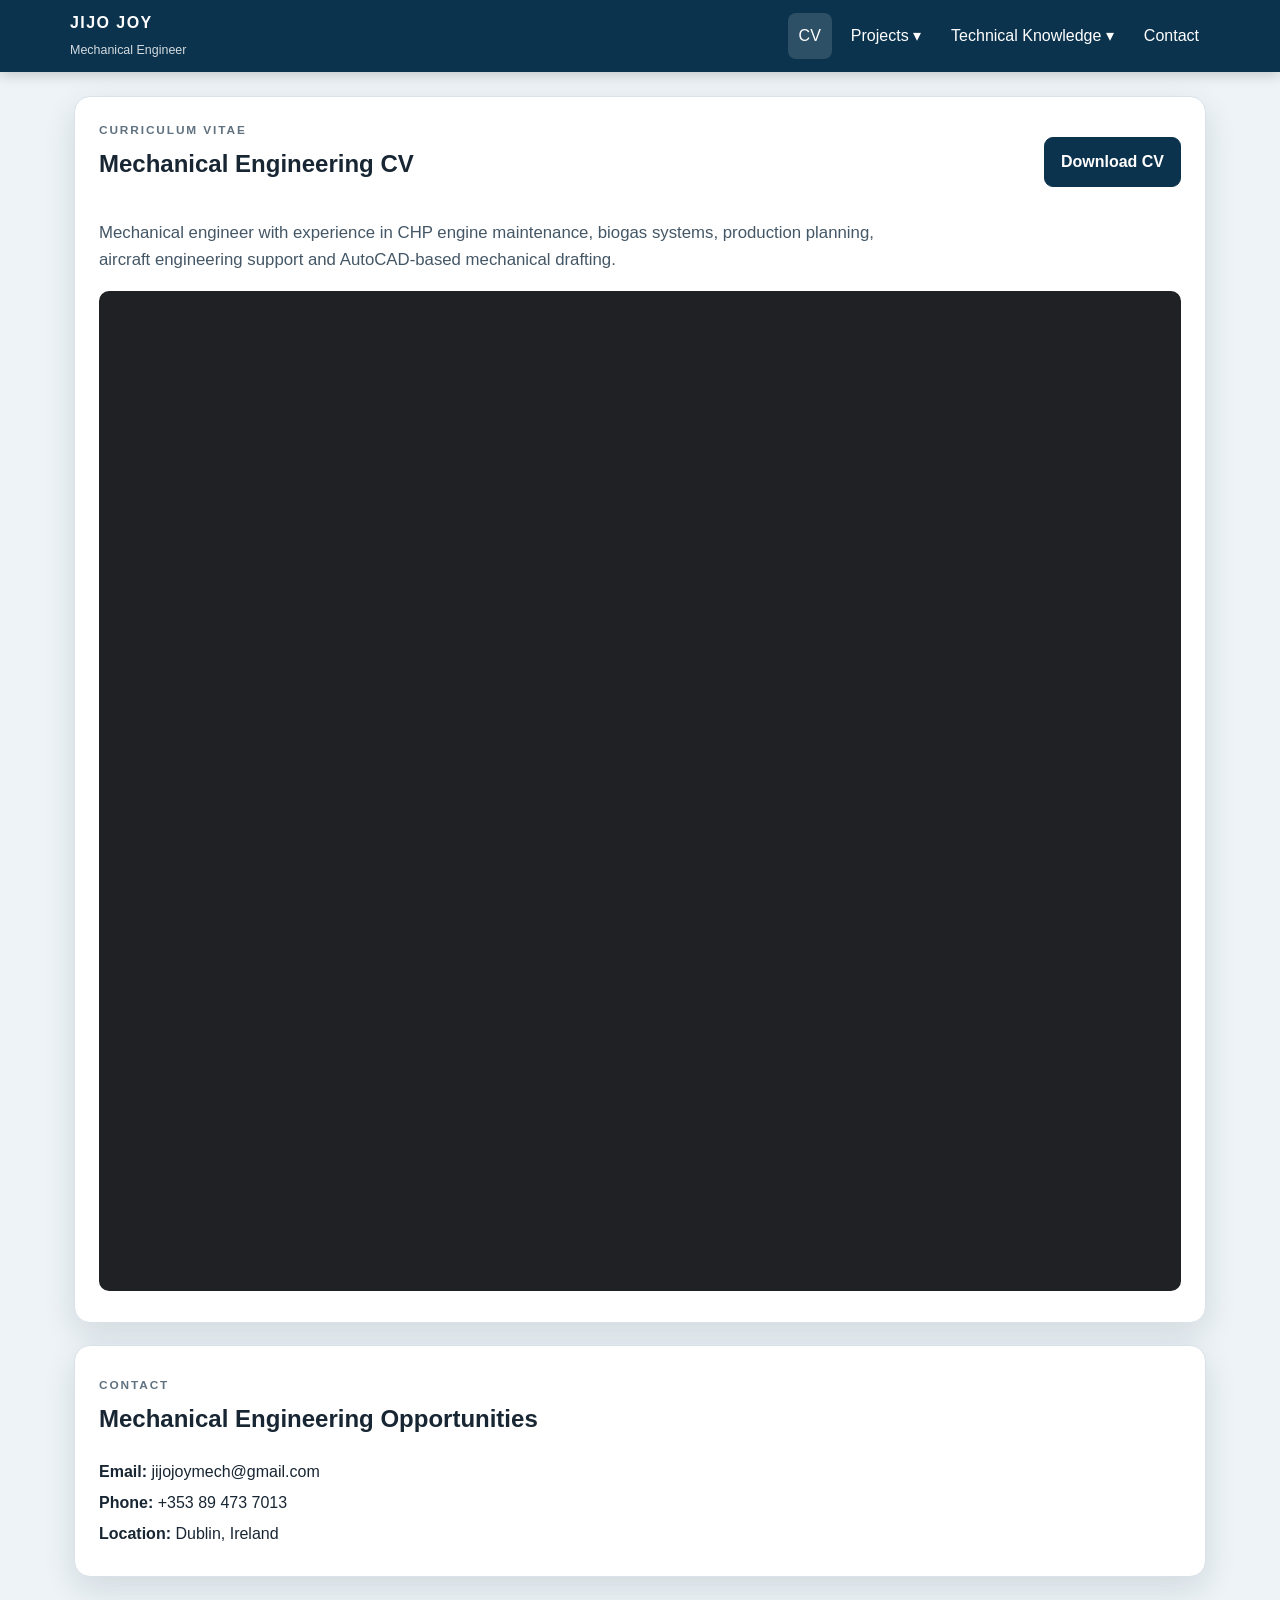
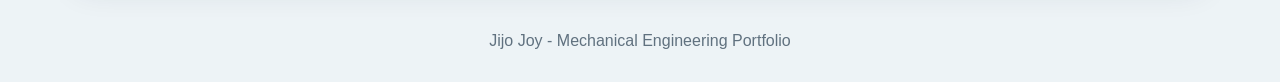
<file: index.html>
<!doctype html><html lang="en"><head><meta charset="utf-8"><meta name="viewport" content="width=device-width,initial-scale=1"><meta name="description" content="Jijo Joy - Mechanical Engineer portfolio and CV"><title>Jijo Joy | Mechanical Engineer</title><link rel="stylesheet" href="assets/styles.css"></head><body>
<header class="site-header"><div class="nav-wrap"><a class="brand" href="index.html"><strong>JIJO JOY</strong><span>Mechanical Engineer</span></a><nav class="nav-links"><a class="active" href="index.html">CV</a><div class="dropdown"><button class="dropbtn">Projects ▾</button><div class="dropdown-menu"><a href="projects.html">All Projects</a><a href="projects.html#heat-exchanger">Heat Exchanger (Sample)</a><a href="projects.html#base-plate">Base Plate</a></div></div><div class="dropdown"><button class="dropbtn">Technical Knowledge ▾</button><div class="dropdown-menu"><a href="technical-knowledge.html#mechanical">Mechanical Systems</a><a href="technical-knowledge.html#aircraft">Aircraft Systems</a><a href="technical-knowledge.html#chp">CHP & Biogas Systems</a><a href="technical-knowledge.html#safety">Safety (SHEQ & LOTO)</a></div></div><a href="#contact">Contact</a></nav></div></header>
<main><section class="card"><div class="section-head"><div><p class="eyebrow">CURRICULUM VITAE</p><h1>Mechanical Engineering CV</h1></div><div class="btn-row"><a class="btn" href="files/mechanical-cv.pdf" download>Download CV</a></div></div><p class="lead">Mechanical engineer with experience in CHP engine maintenance, biogas systems, production planning, aircraft engineering support and AutoCAD-based mechanical drafting.</p><iframe class="desktop-cv" src="files/mechanical-cv.pdf#view=FitH" title="Jijo Joy mechanical CV"></iframe><div class="mobile-cv"><img src="files/cv-preview.png" alt="Preview of Jijo Joy mechanical CV"><div class="btn-row"><a class="btn" href="files/mechanical-cv.pdf" target="_blank" rel="noopener">Open Full CV</a><a class="btn secondary" href="files/mechanical-cv.pdf" download>Download CV</a></div></div></section>
<section id="contact" class="card contact"><p class="eyebrow">CONTACT</p><h2>Mechanical Engineering Opportunities</h2><p><strong>Email:</strong> jijojoymech@gmail.com</p><p><strong>Phone:</strong> +353 89 473 7013</p><p><strong>Location:</strong> Dublin, Ireland</p></section></main><div class="footer">Jijo Joy - Mechanical Engineering Portfolio</div><script src="assets/site.js"></script></body></html>
</file>
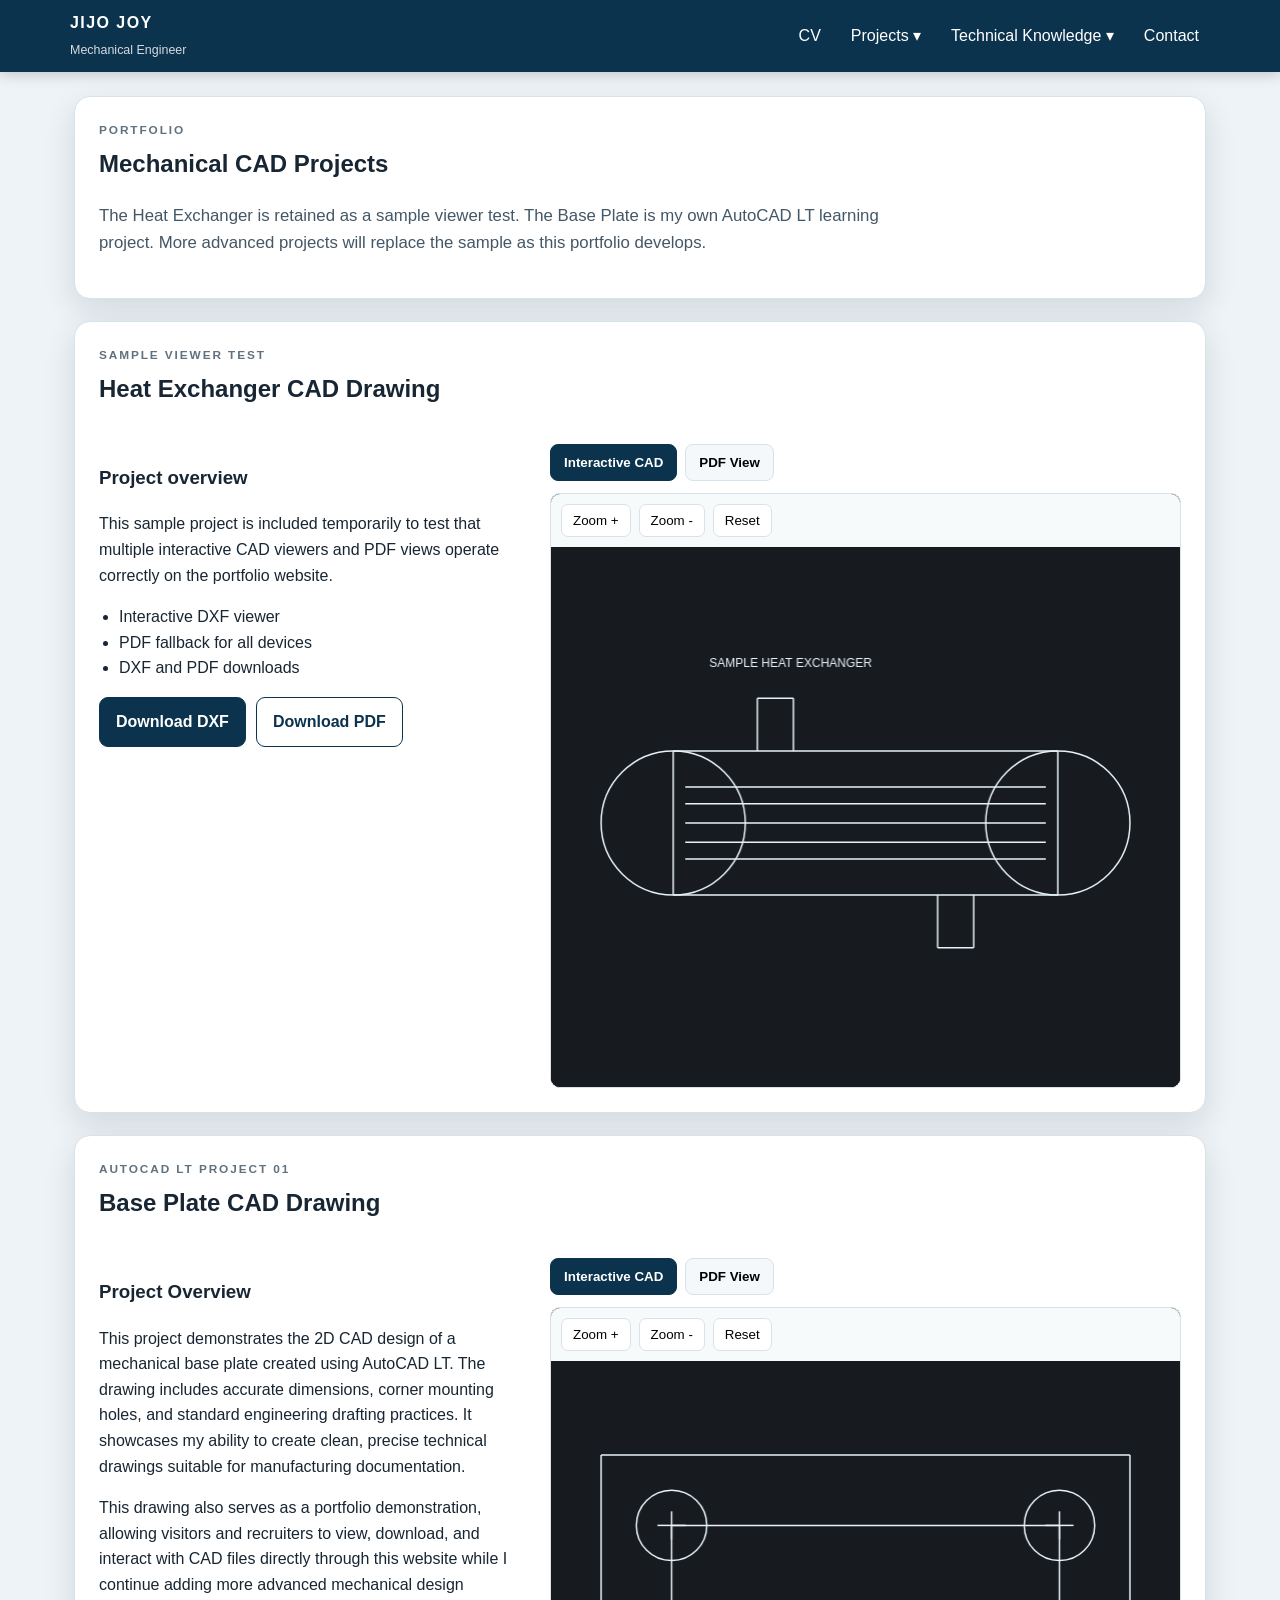
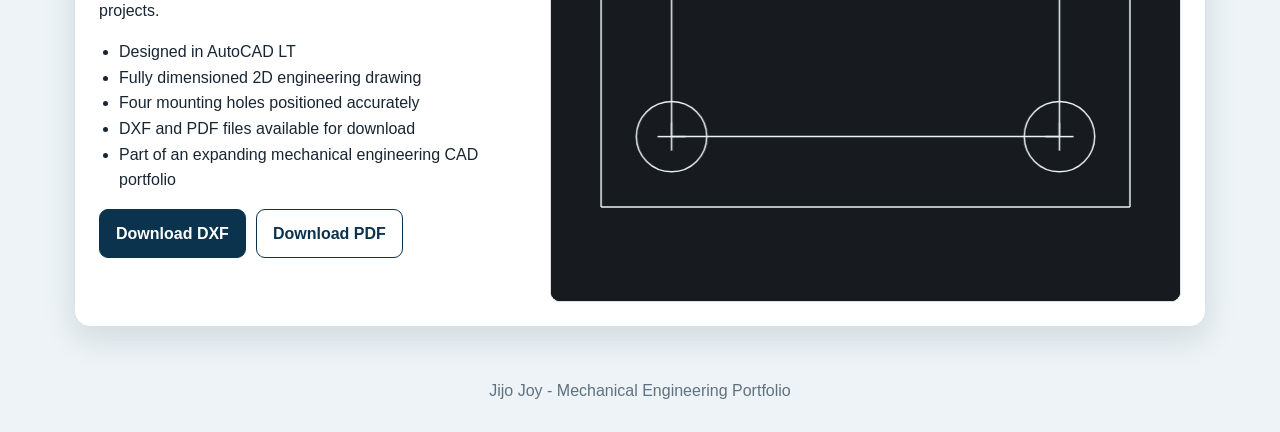
<file: projects.html>
<!doctype html><html lang="en"><head><meta charset="utf-8"><meta name="viewport" content="width=device-width,initial-scale=1"><meta name="description" content="Jijo Joy mechanical engineering CAD projects"><title>Projects | Jijo Joy</title><link rel="stylesheet" href="assets/styles.css"></head><body>
<header class="site-header"><div class="nav-wrap"><a class="brand" href="index.html"><strong>JIJO JOY</strong><span>Mechanical Engineer</span></a><nav class="nav-links"><a href="index.html">CV</a><div class="dropdown"><button class="dropbtn">Projects ▾</button><div class="dropdown-menu"><a href="projects.html">All Projects</a><a href="#heat-exchanger">Heat Exchanger (Sample)</a><a href="#base-plate">Base Plate</a></div></div><div class="dropdown"><button class="dropbtn">Technical Knowledge ▾</button><div class="dropdown-menu"><a href="technical-knowledge.html#mechanical">Mechanical Systems</a><a href="technical-knowledge.html#aircraft">Aircraft Systems</a><a href="technical-knowledge.html#chp">CHP & Biogas Systems</a><a href="technical-knowledge.html#safety">Safety (SHEQ & LOTO)</a></div></div><a href="index.html#contact">Contact</a></nav></div></header>
<main><section class="card"><p class="eyebrow">PORTFOLIO</p><h1>Mechanical CAD Projects</h1><p class="lead">The Heat Exchanger is retained as a sample viewer test. The Base Plate is my own AutoCAD LT learning project. More advanced projects will replace the sample as this portfolio develops.</p></section>
<section id="heat-exchanger" class="card project-card"><div class="section-head"><div><p class="eyebrow">SAMPLE VIEWER TEST</p><h2>Heat Exchanger CAD Drawing</h2></div></div><div class="project-grid"><div class="project-info"><h3>Project overview</h3><p>This sample project is included temporarily to test that multiple interactive CAD viewers and PDF views operate correctly on the portfolio website.</p><ul><li>Interactive DXF viewer</li><li>PDF fallback for all devices</li><li>DXF and PDF downloads</li></ul><div class="btn-row"><a class="btn" href="projects/heat-exchanger/drawing.dxf" download>Download DXF</a><a class="btn secondary" href="projects/heat-exchanger/drawing.pdf" download>Download PDF</a></div></div><div><div class="tabs"><button class="tab active" data-tab="hx-cad">Interactive CAD</button><button class="tab" data-tab="hx-pdf">PDF View</button></div><div id="hx-cad" class="tab-panel active"><div class="viewer-shell cad-viewer" data-dxf="projects/heat-exchanger/drawing.dxf"><div class="viewer-tools"><button data-action="zoom-in">Zoom +</button><button data-action="zoom-out">Zoom -</button><button data-action="reset">Reset</button></div><canvas class="cad-canvas"></canvas></div></div><div id="hx-pdf" class="tab-panel"><iframe class="drawing-pdf" src="projects/heat-exchanger/drawing.pdf#view=FitH" title="Heat exchanger drawing PDF"></iframe></div></div></div></section>
<section id="base-plate" class="card project-card"><div class="section-head"><div><p class="eyebrow">AUTOCAD LT PROJECT 01</p><h2>Base Plate CAD Drawing</h2></div></div><div class="project-grid"><div class="project-info"><h3>Project Overview</h3><p>This project demonstrates the 2D CAD design of a mechanical base plate created using AutoCAD LT. The drawing includes accurate dimensions, corner mounting holes, and standard engineering drafting practices. It showcases my ability to create clean, precise technical drawings suitable for manufacturing documentation.</p><p>This drawing also serves as a portfolio demonstration, allowing visitors and recruiters to view, download, and interact with CAD files directly through this website while I continue adding more advanced mechanical design projects.</p><ul><li>Designed in AutoCAD LT</li><li>Fully dimensioned 2D engineering drawing</li><li>Four mounting holes positioned accurately</li><li>DXF and PDF files available for download</li><li>Part of an expanding mechanical engineering CAD portfolio</li></ul><div class="btn-row"><a class="btn" href="projects/base-plate/drawing.dxf" download>Download DXF</a><a class="btn secondary" href="projects/base-plate/drawing.pdf" download>Download PDF</a></div></div><div><div class="tabs"><button class="tab active" data-tab="bp-cad">Interactive CAD</button><button class="tab" data-tab="bp-pdf">PDF View</button></div><div id="bp-cad" class="tab-panel active"><div class="viewer-shell cad-viewer" data-dxf="projects/base-plate/drawing.dxf"><div class="viewer-tools"><button data-action="zoom-in">Zoom +</button><button data-action="zoom-out">Zoom -</button><button data-action="reset">Reset</button></div><canvas class="cad-canvas"></canvas></div></div><div id="bp-pdf" class="tab-panel"><iframe class="drawing-pdf" src="projects/base-plate/drawing.pdf#view=FitH" title="Base Plate drawing PDF"></iframe></div></div></div></section></main><div class="footer">Jijo Joy - Mechanical Engineering Portfolio</div><script src="assets/site.js"></script></body></html>
</file>
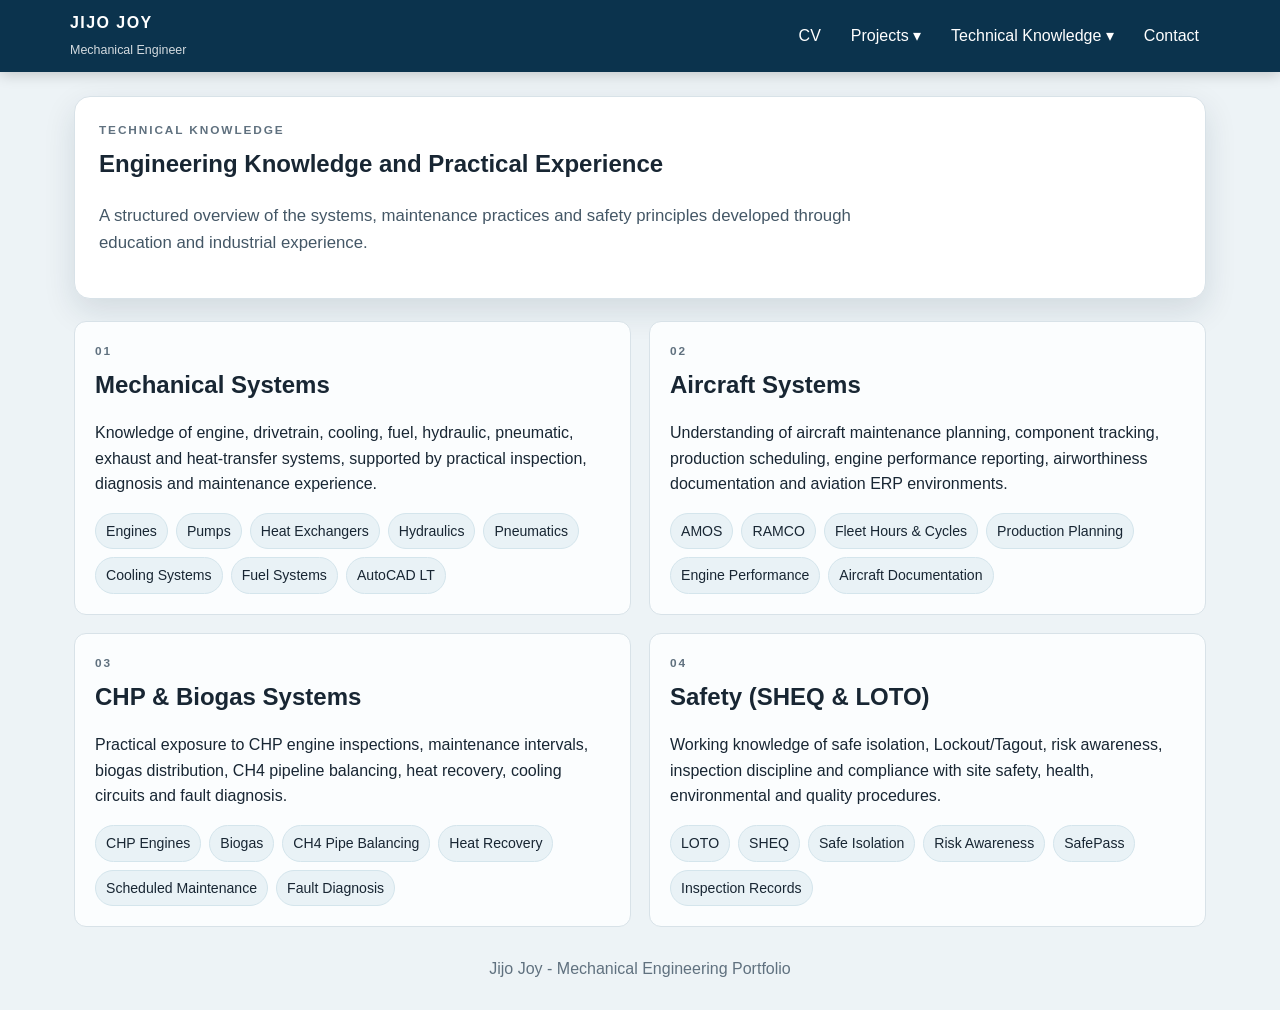
<file: technical-knowledge.html>
<!doctype html><html lang="en"><head><meta charset="utf-8"><meta name="viewport" content="width=device-width,initial-scale=1"><meta name="description" content="Jijo Joy technical mechanical engineering knowledge"><title>Technical Knowledge | Jijo Joy</title><link rel="stylesheet" href="assets/styles.css"></head><body>
<header class="site-header"><div class="nav-wrap"><a class="brand" href="index.html"><strong>JIJO JOY</strong><span>Mechanical Engineer</span></a><nav class="nav-links"><a href="index.html">CV</a><div class="dropdown"><button class="dropbtn">Projects ▾</button><div class="dropdown-menu"><a href="projects.html">All Projects</a><a href="projects.html#heat-exchanger">Heat Exchanger (Sample)</a><a href="projects.html#base-plate">Base Plate</a></div></div><div class="dropdown"><button class="dropbtn">Technical Knowledge ▾</button><div class="dropdown-menu"><a href="#mechanical">Mechanical Systems</a><a href="#aircraft">Aircraft Systems</a><a href="#chp">CHP & Biogas Systems</a><a href="#safety">Safety (SHEQ & LOTO)</a></div></div><a href="index.html#contact">Contact</a></nav></div></header>
<main><section class="card"><p class="eyebrow">TECHNICAL KNOWLEDGE</p><h1>Engineering Knowledge and Practical Experience</h1><p class="lead">A structured overview of the systems, maintenance practices and safety principles developed through education and industrial experience.</p></section><div class="knowledge-grid">
<section id="mechanical" class="knowledge-card"><p class="eyebrow">01</p><h2>Mechanical Systems</h2><p>Knowledge of engine, drivetrain, cooling, fuel, hydraulic, pneumatic, exhaust and heat-transfer systems, supported by practical inspection, diagnosis and maintenance experience.</p><div class="tag-list"><span class="tag">Engines</span><span class="tag">Pumps</span><span class="tag">Heat Exchangers</span><span class="tag">Hydraulics</span><span class="tag">Pneumatics</span><span class="tag">Cooling Systems</span><span class="tag">Fuel Systems</span><span class="tag">AutoCAD LT</span></div></section>
<section id="aircraft" class="knowledge-card"><p class="eyebrow">02</p><h2>Aircraft Systems</h2><p>Understanding of aircraft maintenance planning, component tracking, production scheduling, engine performance reporting, airworthiness documentation and aviation ERP environments.</p><div class="tag-list"><span class="tag">AMOS</span><span class="tag">RAMCO</span><span class="tag">Fleet Hours & Cycles</span><span class="tag">Production Planning</span><span class="tag">Engine Performance</span><span class="tag">Aircraft Documentation</span></div></section>
<section id="chp" class="knowledge-card"><p class="eyebrow">03</p><h2>CHP & Biogas Systems</h2><p>Practical exposure to CHP engine inspections, maintenance intervals, biogas distribution, CH4 pipeline balancing, heat recovery, cooling circuits and fault diagnosis.</p><div class="tag-list"><span class="tag">CHP Engines</span><span class="tag">Biogas</span><span class="tag">CH4 Pipe Balancing</span><span class="tag">Heat Recovery</span><span class="tag">Scheduled Maintenance</span><span class="tag">Fault Diagnosis</span></div></section>
<section id="safety" class="knowledge-card"><p class="eyebrow">04</p><h2>Safety (SHEQ & LOTO)</h2><p>Working knowledge of safe isolation, Lockout/Tagout, risk awareness, inspection discipline and compliance with site safety, health, environmental and quality procedures.</p><div class="tag-list"><span class="tag">LOTO</span><span class="tag">SHEQ</span><span class="tag">Safe Isolation</span><span class="tag">Risk Awareness</span><span class="tag">SafePass</span><span class="tag">Inspection Records</span></div></section>
</div></main><div class="footer">Jijo Joy - Mechanical Engineering Portfolio</div><script src="assets/site.js"></script></body></html>
</file>
<file: assets/styles.css>
:root{--nav:#0b334d;--accent:#16749b;--bg:#edf3f6;--card:#fff;--text:#182633;--muted:#60717f;--line:#d8e2e8;--shadow:0 12px 32px rgba(15,44,64,.12)}
*{box-sizing:border-box}html{scroll-behavior:smooth}body{margin:0;font-family:Arial,Helvetica,sans-serif;background:var(--bg);color:var(--text);line-height:1.6}a{color:inherit}
.site-header{position:sticky;top:0;z-index:50;background:var(--nav);color:#fff;box-shadow:0 2px 14px rgba(0,0,0,.2)}
.nav-wrap{max-width:1180px;margin:auto;padding:10px 20px;min-height:72px;display:flex;align-items:center;justify-content:space-between;gap:16px}.brand{text-decoration:none}.brand strong{display:block;letter-spacing:.09em}.brand span{font-size:.78rem;opacity:.82}
.nav-links{display:flex;align-items:center;gap:8px}.nav-links>a,.dropbtn{border:0;background:transparent;color:#fff;text-decoration:none;padding:10px 11px;border-radius:8px;font:inherit;cursor:pointer}.nav-links>a:hover,.dropbtn:hover,.nav-links>a.active{background:rgba(255,255,255,.14)}
.dropdown{position:relative}.dropdown-menu{display:none;position:absolute;right:0;top:45px;min-width:250px;background:#fff;color:var(--text);border-radius:10px;padding:8px;box-shadow:var(--shadow)}.dropdown.open .dropdown-menu{display:block}.dropdown-menu a{display:block;text-decoration:none;padding:10px 11px;border-radius:7px}.dropdown-menu a:hover{background:#edf5f8}
main{max-width:1180px;margin:auto;padding:24px}.card{background:var(--card);border:1px solid var(--line);border-radius:16px;box-shadow:var(--shadow);padding:24px;margin-bottom:22px}.section-head{display:flex;align-items:center;justify-content:space-between;gap:16px;margin-bottom:16px}.eyebrow{font-size:.74rem;letter-spacing:.16em;color:var(--muted);font-weight:700;margin:0 0 5px}.section-head h1,.section-head h2,h1,h2{margin-top:0}.lead{font-size:1.05rem;color:#445766;max-width:820px}
.btn-row{display:flex;gap:10px;flex-wrap:wrap}.btn{display:inline-flex;align-items:center;justify-content:center;border:1px solid var(--nav);background:var(--nav);color:#fff;text-decoration:none;padding:11px 16px;border-radius:9px;font-weight:700;cursor:pointer}.btn.secondary{background:#fff;color:var(--nav)}
.desktop-cv{width:100%;height:1000px;border:0;border-radius:10px;background:#202124}.mobile-cv{display:none;text-align:center}.mobile-cv img{width:100%;border:1px solid var(--line);border-radius:10px;margin-bottom:14px}
.project-grid{display:grid;grid-template-columns:.85fr 1.25fr;gap:22px}.project-info ul{padding-left:20px}.tabs{display:flex;gap:8px;flex-wrap:wrap;margin-bottom:12px}.tab{border:1px solid var(--line);background:#f4f8fa;padding:10px 13px;border-radius:8px;font-weight:700;cursor:pointer}.tab.active{background:var(--nav);color:#fff;border-color:var(--nav)}.tab-panel{display:none}.tab-panel.active{display:block}.viewer-shell{border:1px solid var(--line);border-radius:10px;overflow:hidden;background:#1f2328}.viewer-tools{display:flex;gap:8px;padding:10px;background:#f7fafb}.viewer-tools button{padding:8px 11px;border:1px solid var(--line);border-radius:7px;background:#fff;cursor:pointer}.cad-canvas{display:block;width:100%;height:540px;background:#171a1f}.drawing-pdf{width:100%;height:620px;border:0;background:#202124}.note{font-size:.9rem;color:var(--muted)}
.knowledge-grid{display:grid;grid-template-columns:repeat(2,minmax(0,1fr));gap:18px}.knowledge-card{border:1px solid var(--line);border-radius:12px;padding:20px;background:#fbfdfe}.knowledge-card h2{margin-bottom:6px}.tag-list{display:flex;gap:8px;flex-wrap:wrap}.tag{background:#e9f2f6;border:1px solid #d4e5ec;border-radius:999px;padding:6px 10px;font-size:.88rem}.contact p{margin:.35rem 0}.footer{text-align:center;color:var(--muted);padding:5px 20px 28px}
@media(max-width:820px){.nav-wrap{align-items:flex-start}.nav-links{gap:0;font-size:.82rem}.nav-links>a,.dropbtn{padding:9px 7px}.desktop-cv{display:none}.mobile-cv{display:block}.section-head{align-items:flex-start;flex-direction:column}.project-grid,.knowledge-grid{grid-template-columns:1fr}.card{padding:17px}main{padding:14px}.drawing-pdf{height:520px}.cad-canvas{height:430px}}
@media(max-width:520px){.nav-wrap{padding:9px 11px;flex-direction:column;align-items:stretch}.nav-links{justify-content:space-between;flex-wrap:wrap}.dropdown-menu{left:0;right:auto}.btn{width:100%}.btn-row{width:100%}}
</file>
